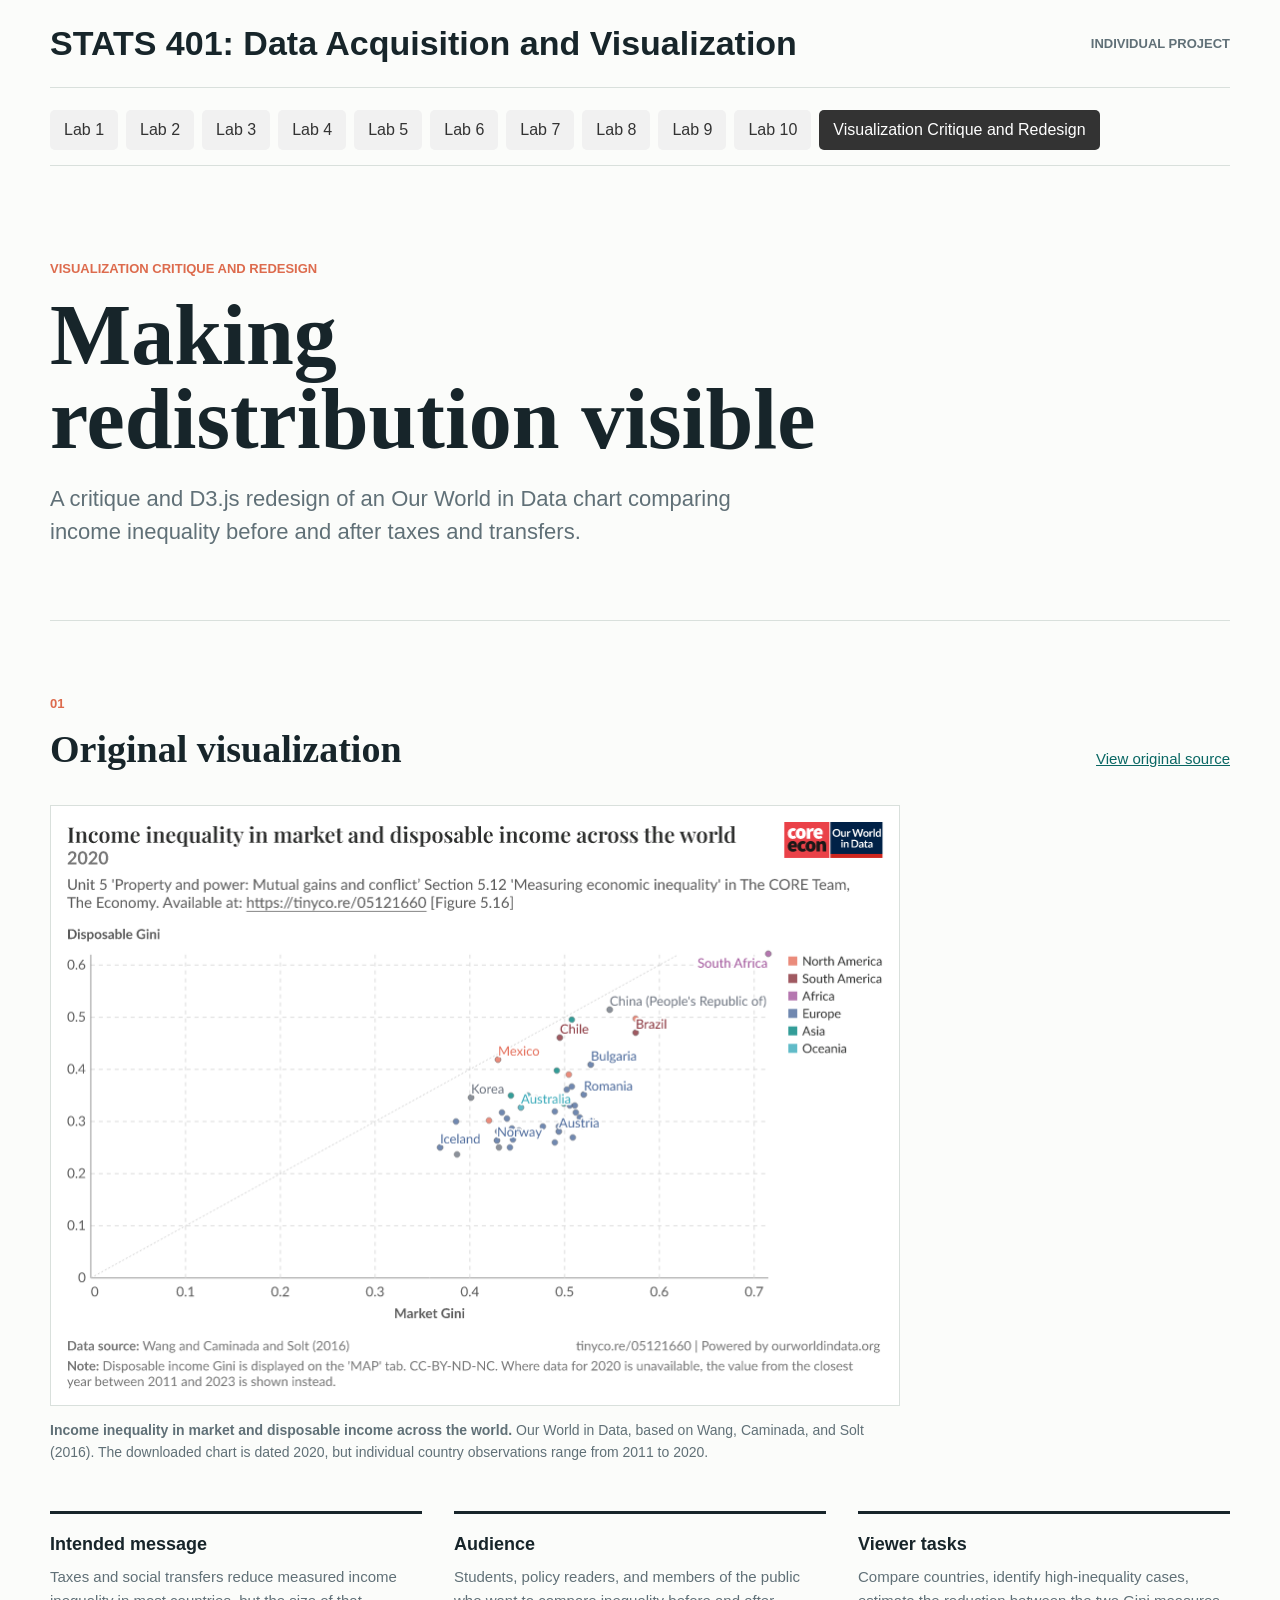
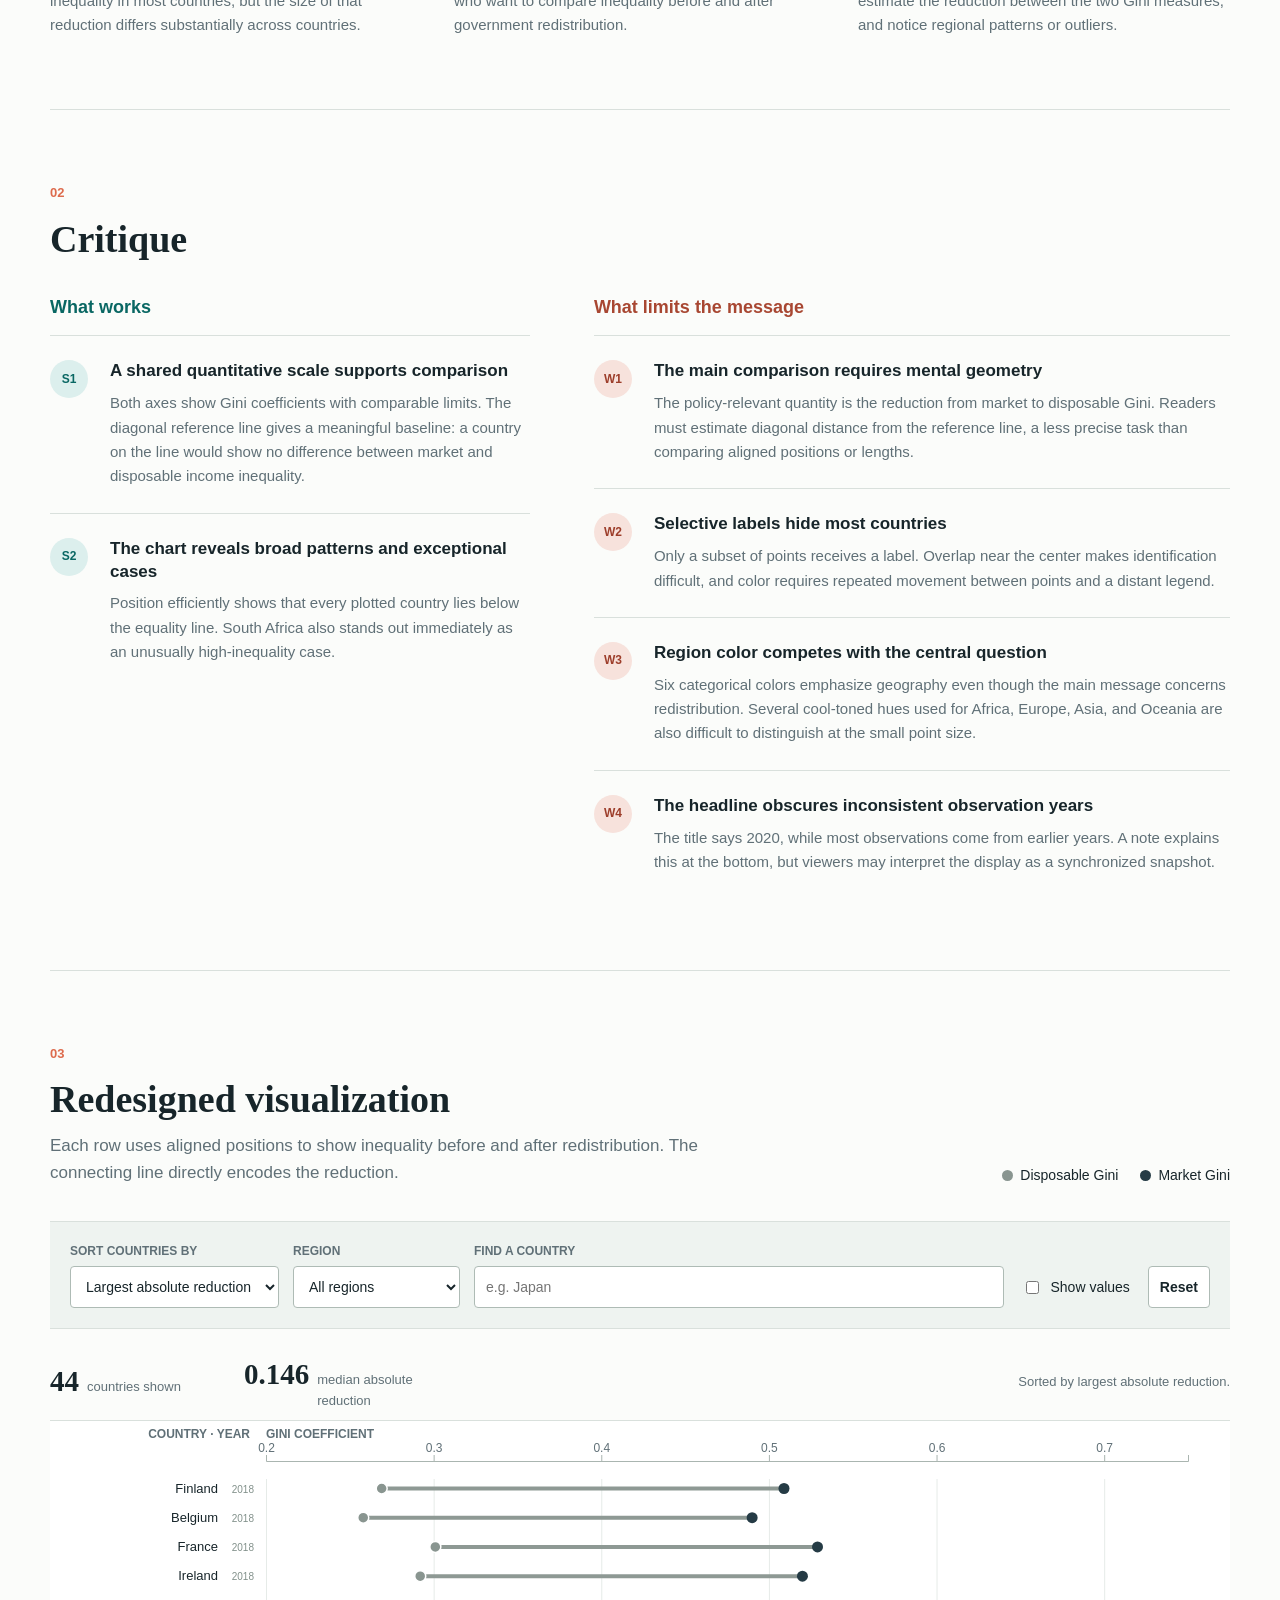
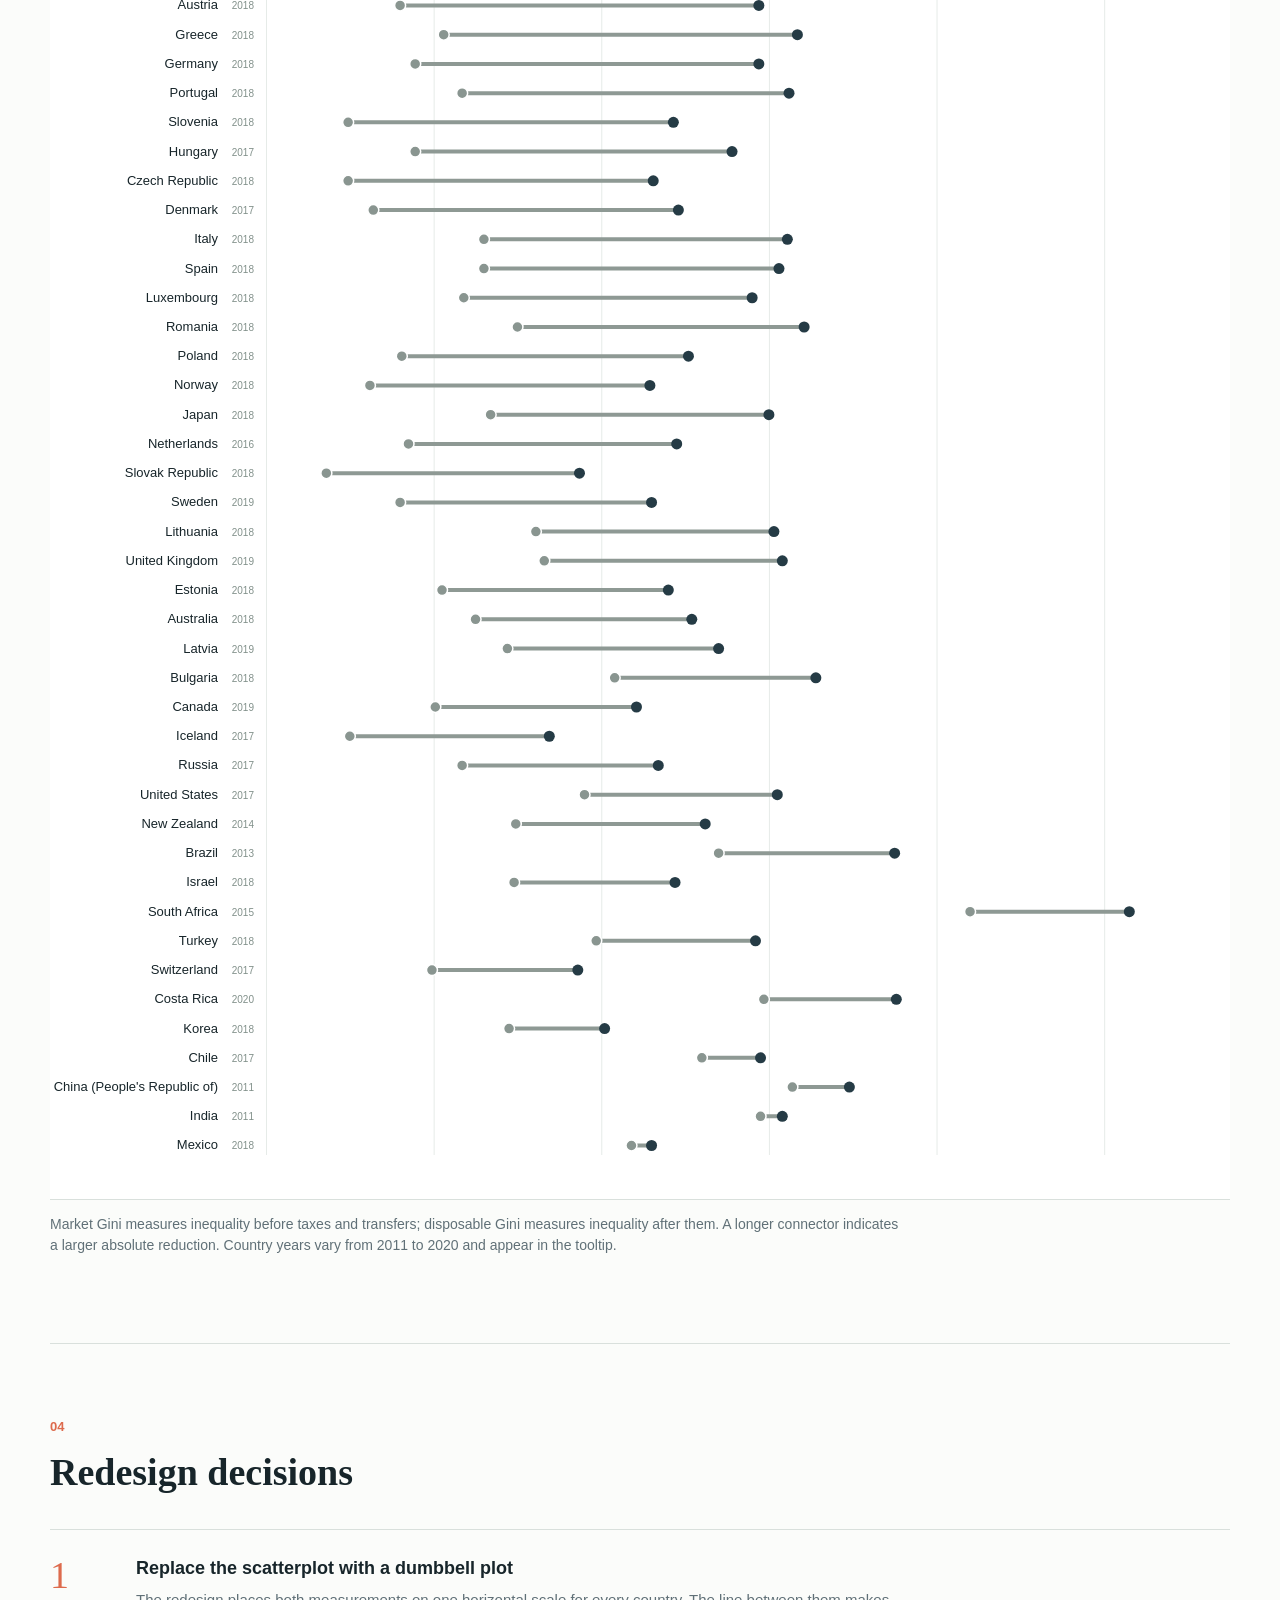
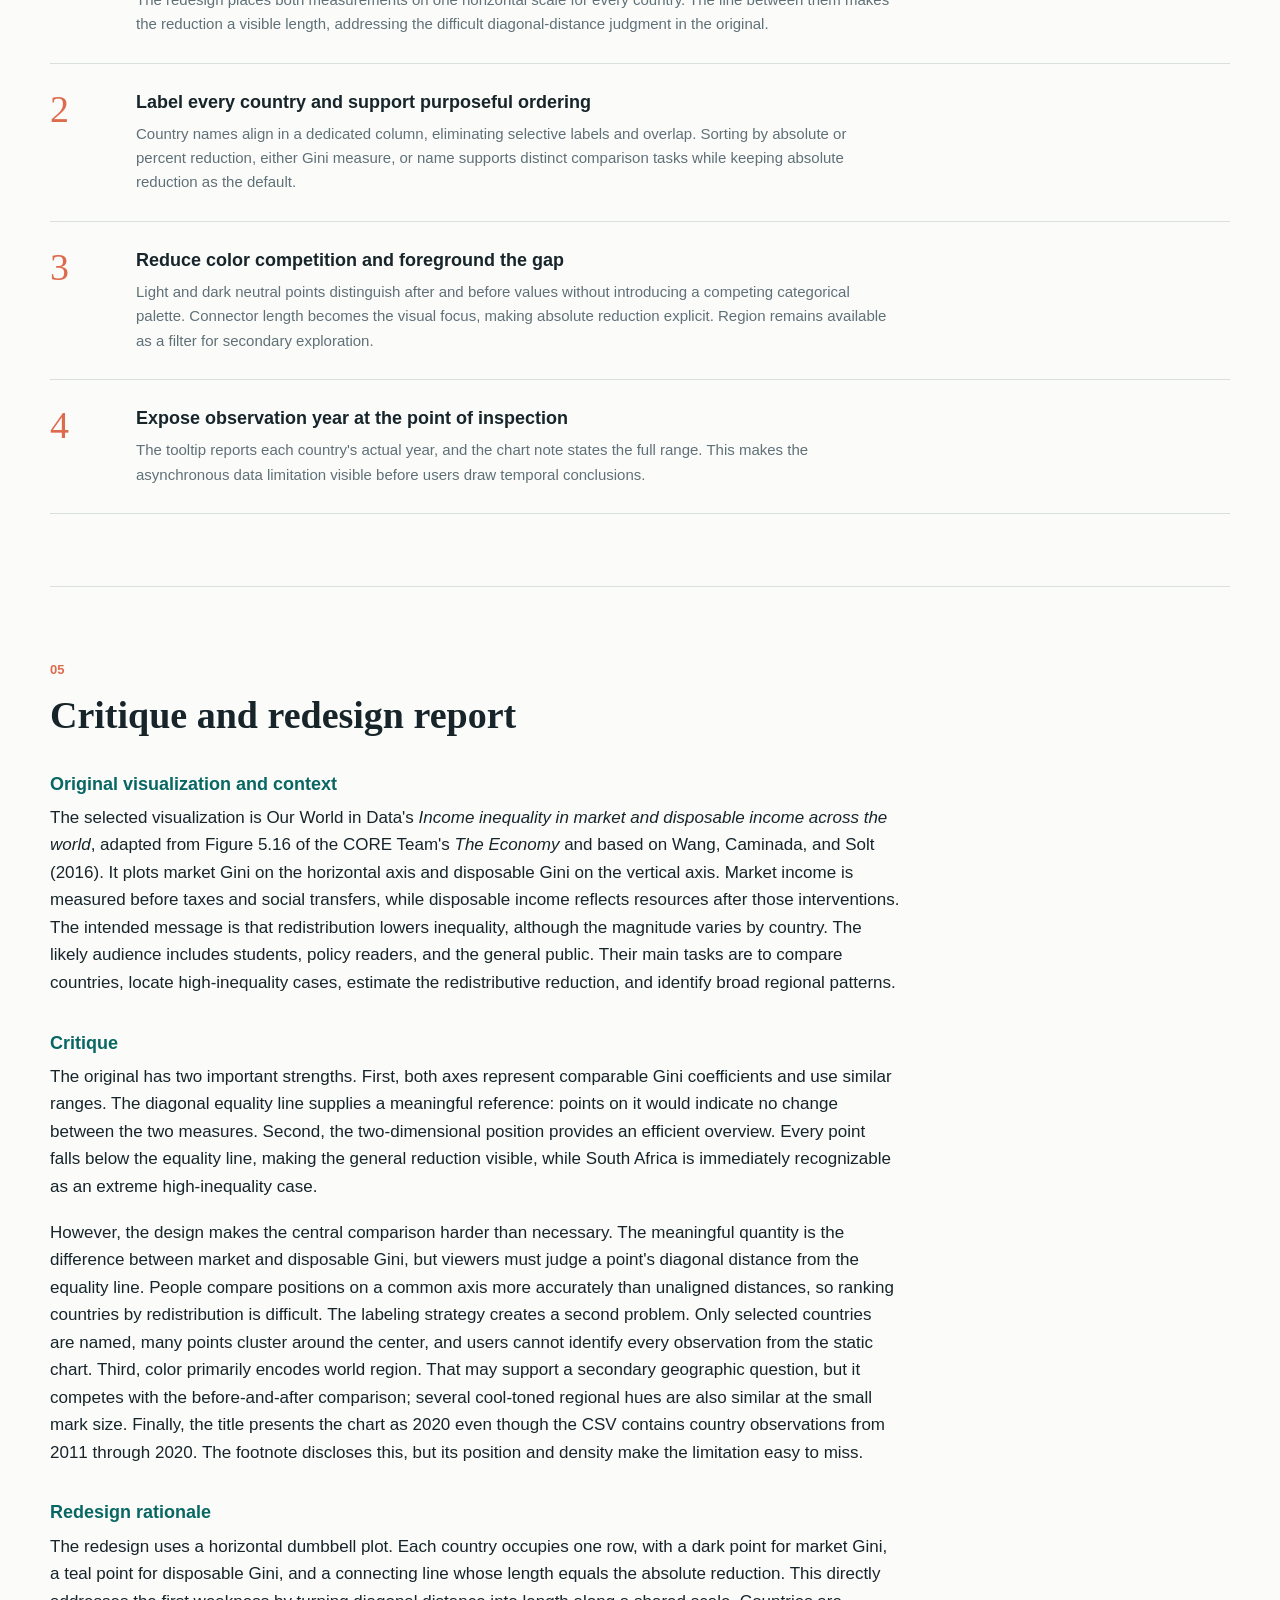
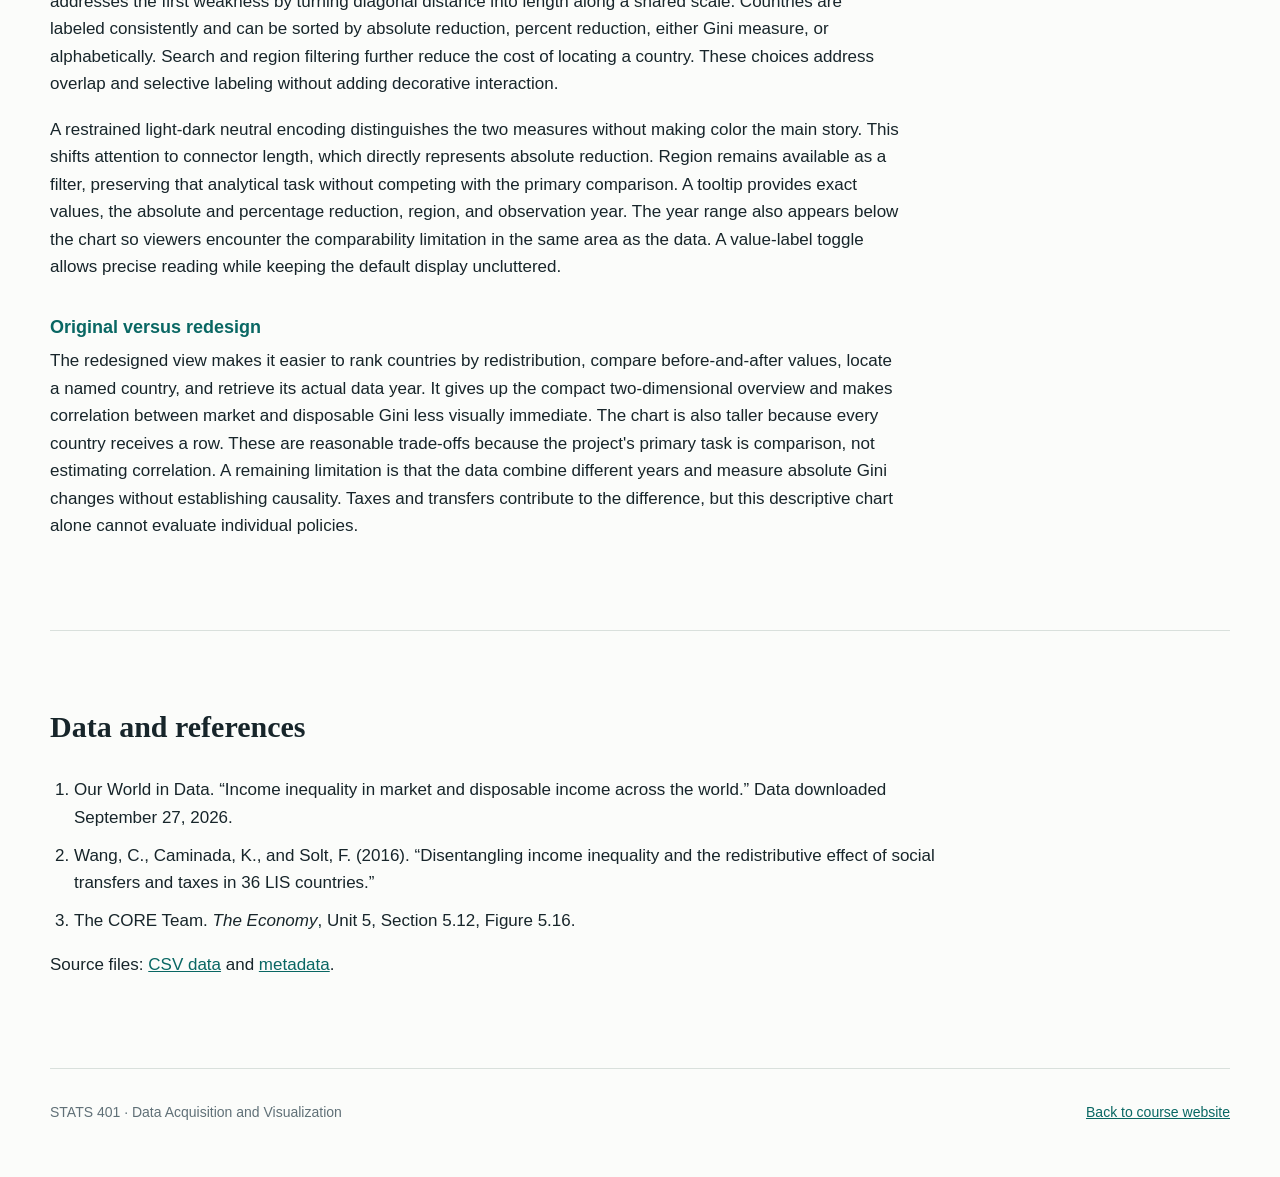
<file: visualization-critique-redesign/index.html>
<!DOCTYPE html>
<html lang="en">

<head>
    <meta charset="UTF-8">
    <meta name="viewport" content="width=device-width, initial-scale=1.0">
    <title>Visualization Critique and Redesign</title>
    <link rel="icon" href="data:,">
    <link rel="stylesheet" href="style.css">
</head>

<body>
    <header class="site-header">
        <a class="course-link" href="../index.html">STATS 401: Data Acquisition and Visualization</a>
        <span class="project-label">Individual Project</span>
    </header>

    <nav class="lab-nav" aria-label="Course website navigation">
        <a href="../lab1/index.html">Lab 1</a>
        <a href="../lab2/index.html">Lab 2</a>
        <a href="../lab3/index.html">Lab 3</a>
        <a href="../lab4/index.html">Lab 4</a>
        <a href="../lab5/index.html">Lab 5</a>
        <a href="../lab6/index.html">Lab 6</a>
        <a href="../lab7/index.html">Lab 7</a>
        <a href="../lab8/index.html">Lab 8</a>
        <a href="../lab9/index.html">Lab 9</a>
        <a href="../lab10/index.html">Lab 10</a>
        <a class="active" href="index.html">Visualization Critique and Redesign</a>
    </nav>

    <main>
        <section class="intro">
            <p class="eyebrow">Visualization Critique and Redesign</p>
            <h1>Making redistribution visible</h1>
            <p class="lede">
                A critique and D3.js redesign of an Our World in Data chart comparing
                income inequality before and after taxes and transfers.
            </p>
        </section>

        <section aria-labelledby="original-heading">
            <div class="section-heading">
                <div>
                    <p class="section-number">01</p>
                    <h2 id="original-heading">Original visualization</h2>
                </div>
                <a class="source-link"
                    href="https://ourworldindata.org/grapher/income-inequality-in-market-and-disposable-income-across-the-world"
                    target="_blank" rel="noopener noreferrer">
                    View original source
                </a>
            </div>

            <figure class="original-figure">
                <img src="assets/original_visualization.png"
                    alt="Original scatterplot from Our World in Data comparing market Gini on the horizontal axis with disposable Gini on the vertical axis for countries around the world.">
                <figcaption>
                    <strong>Income inequality in market and disposable income across the world.</strong>
                    Our World in Data, based on Wang, Caminada, and Solt (2016). The downloaded
                    chart is dated 2020, but individual country observations range from 2011 to 2020.
                </figcaption>
            </figure>

            <div class="context-grid">
                <article>
                    <h3>Intended message</h3>
                    <p>
                        Taxes and social transfers reduce measured income inequality in most countries,
                        but the size of that reduction differs substantially across countries.
                    </p>
                </article>
                <article>
                    <h3>Audience</h3>
                    <p>
                        Students, policy readers, and members of the public who want to compare inequality
                        before and after government redistribution.
                    </p>
                </article>
                <article>
                    <h3>Viewer tasks</h3>
                    <p>
                        Compare countries, identify high-inequality cases, estimate the reduction between
                        the two Gini measures, and notice regional patterns or outliers.
                    </p>
                </article>
            </div>
        </section>

        <section aria-labelledby="critique-heading">
            <div class="section-heading">
                <div>
                    <p class="section-number">02</p>
                    <h2 id="critique-heading">Critique</h2>
                </div>
            </div>

            <div class="critique-columns">
                <div>
                    <h3 class="strength-heading">What works</h3>
                    <article class="finding strength">
                        <span class="finding-index">S1</span>
                        <div>
                            <h4>A shared quantitative scale supports comparison</h4>
                            <p>
                                Both axes show Gini coefficients with comparable limits. The diagonal reference
                                line gives a meaningful baseline: a country on the line would show no difference
                                between market and disposable income inequality.
                            </p>
                        </div>
                    </article>
                    <article class="finding strength">
                        <span class="finding-index">S2</span>
                        <div>
                            <h4>The chart reveals broad patterns and exceptional cases</h4>
                            <p>
                                Position efficiently shows that every plotted country lies below the equality
                                line. South Africa also stands out immediately as an unusually high-inequality case.
                            </p>
                        </div>
                    </article>
                </div>

                <div>
                    <h3 class="weakness-heading">What limits the message</h3>
                    <article class="finding weakness">
                        <span class="finding-index">W1</span>
                        <div>
                            <h4>The main comparison requires mental geometry</h4>
                            <p>
                                The policy-relevant quantity is the reduction from market to disposable Gini.
                                Readers must estimate diagonal distance from the reference line, a less precise task
                                than comparing aligned positions or lengths.
                            </p>
                        </div>
                    </article>
                    <article class="finding weakness">
                        <span class="finding-index">W2</span>
                        <div>
                            <h4>Selective labels hide most countries</h4>
                            <p>
                                Only a subset of points receives a label. Overlap near the center makes identification
                                difficult, and color requires repeated movement between points and a distant legend.
                            </p>
                        </div>
                    </article>
                    <article class="finding weakness">
                        <span class="finding-index">W3</span>
                        <div>
                            <h4>Region color competes with the central question</h4>
                            <p>
                                Six categorical colors emphasize geography even though the main message concerns
                                redistribution. Several cool-toned hues used for Africa, Europe, Asia, and Oceania
                                are also difficult to distinguish at the small point size.
                            </p>
                        </div>
                    </article>
                    <article class="finding weakness">
                        <span class="finding-index">W4</span>
                        <div>
                            <h4>The headline obscures inconsistent observation years</h4>
                            <p>
                                The title says 2020, while most observations come from earlier years. A note explains
                                this at the bottom, but viewers may interpret the display as a synchronized snapshot.
                            </p>
                        </div>
                    </article>
                </div>
            </div>
        </section>

        <section aria-labelledby="redesign-heading">
            <div class="section-heading redesign-heading">
                <div>
                    <p class="section-number">03</p>
                    <h2 id="redesign-heading">Redesigned visualization</h2>
                    <p class="section-deck">
                        Each row uses aligned positions to show inequality before and after redistribution.
                        The connecting line directly encodes the reduction.
                    </p>
                </div>
                <div class="metric-legend" aria-label="Chart legend">
                    <span><i class="legend-dot disposable"></i>Disposable Gini</span>
                    <span><i class="legend-dot market"></i>Market Gini</span>
                </div>
            </div>

            <div class="controls" aria-label="Visualization controls">
                <label>
                    <span>Sort countries by</span>
                    <select id="sort-select">
                        <option value="reduction">Largest absolute reduction</option>
                        <option value="percentReduction">Largest percent reduction</option>
                        <option value="disposable">Highest disposable Gini</option>
                        <option value="market">Highest market Gini</option>
                        <option value="country">Country name</option>
                    </select>
                </label>

                <label>
                    <span>Region</span>
                    <select id="region-select">
                        <option value="all">All regions</option>
                    </select>
                </label>

                <label class="search-label">
                    <span>Find a country</span>
                    <input id="country-search" type="search" placeholder="e.g. Japan">
                </label>

                <label class="toggle-label">
                    <input id="label-toggle" type="checkbox">
                    <span>Show values</span>
                </label>

                <button id="reset-button" type="button">Reset</button>
            </div>

            <div class="summary-strip" aria-live="polite">
                <div>
                    <span id="country-count" class="summary-value">44</span>
                    <span class="summary-label">countries shown</span>
                </div>
                <div>
                    <span id="median-reduction" class="summary-value">0.16</span>
                    <span class="summary-label">median absolute reduction</span>
                </div>
                <p id="chart-status">Sorted by largest reduction.</p>
            </div>

            <div id="chart" class="chart-container"></div>
            <div id="tooltip" class="tooltip" role="tooltip"></div>

            <p class="chart-note">
                Market Gini measures inequality before taxes and transfers; disposable Gini measures
                inequality after them. A longer connector indicates a larger absolute reduction.
                Country years vary from 2011 to 2020 and appear in the tooltip.
            </p>
        </section>

        <section aria-labelledby="decisions-heading">
            <div class="section-heading">
                <div>
                    <p class="section-number">04</p>
                    <h2 id="decisions-heading">Redesign decisions</h2>
                </div>
            </div>

            <div class="decision-list">
                <article>
                    <span>1</span>
                    <div>
                        <h3>Replace the scatterplot with a dumbbell plot</h3>
                        <p>
                            The redesign places both measurements on one horizontal scale for every country.
                            The line between them makes the reduction a visible length, addressing the difficult
                            diagonal-distance judgment in the original.
                        </p>
                    </div>
                </article>
                <article>
                    <span>2</span>
                    <div>
                        <h3>Label every country and support purposeful ordering</h3>
                        <p>
                            Country names align in a dedicated column, eliminating selective labels and overlap.
                            Sorting by absolute or percent reduction, either Gini measure, or name supports distinct
                            comparison tasks while keeping absolute reduction as the default.
                        </p>
                    </div>
                </article>
                <article>
                    <span>3</span>
                    <div>
                        <h3>Reduce color competition and foreground the gap</h3>
                        <p>
                            Light and dark neutral points distinguish after and before values without introducing a
                            competing categorical palette. Connector length becomes the visual focus, making absolute
                            reduction explicit. Region remains available as a filter for secondary exploration.
                        </p>
                    </div>
                </article>
                <article>
                    <span>4</span>
                    <div>
                        <h3>Expose observation year at the point of inspection</h3>
                        <p>
                            The tooltip reports each country's actual year, and the chart note states the full range.
                            This makes the asynchronous data limitation visible before users draw temporal conclusions.
                        </p>
                    </div>
                </article>
            </div>
        </section>

        <section class="report" aria-labelledby="report-heading">
            <div class="section-heading">
                <div>
                    <p class="section-number">05</p>
                    <h2 id="report-heading">Critique and redesign report</h2>
                </div>
            </div>

            <article class="report-copy">
                <h3>Original visualization and context</h3>
                <p>
                    The selected visualization is Our World in Data's <em>Income inequality in market and
                    disposable income across the world</em>, adapted from Figure 5.16 of the CORE Team's
                    <em>The Economy</em> and based on Wang, Caminada, and Solt (2016). It plots market Gini on
                    the horizontal axis and disposable Gini on the vertical axis. Market income is measured before
                    taxes and social transfers, while disposable income reflects resources after those interventions.
                    The intended message is that redistribution lowers inequality, although the magnitude varies by
                    country. The likely audience includes students, policy readers, and the general public. Their main
                    tasks are to compare countries, locate high-inequality cases, estimate the redistributive reduction,
                    and identify broad regional patterns.
                </p>

                <h3>Critique</h3>
                <p>
                    The original has two important strengths. First, both axes represent comparable Gini coefficients
                    and use similar ranges. The diagonal equality line supplies a meaningful reference: points on it
                    would indicate no change between the two measures. Second, the two-dimensional position provides
                    an efficient overview. Every point falls below the equality line, making the general reduction
                    visible, while South Africa is immediately recognizable as an extreme high-inequality case.
                </p>
                <p>
                    However, the design makes the central comparison harder than necessary. The meaningful quantity is
                    the difference between market and disposable Gini, but viewers must judge a point's diagonal distance
                    from the equality line. People compare positions on a common axis more accurately than unaligned
                    distances, so ranking countries by redistribution is difficult. The labeling strategy creates a
                    second problem. Only selected countries are named, many points cluster around the center, and users
                    cannot identify every observation from the static chart. Third, color primarily encodes world region.
                    That may support a secondary geographic question, but it competes with the before-and-after comparison;
                    several cool-toned regional hues are also similar at the small mark size. Finally, the title presents
                    the chart as 2020 even
                    though the CSV contains country observations from 2011 through 2020. The footnote discloses this, but
                    its position and density make the limitation easy to miss.
                </p>

                <h3>Redesign rationale</h3>
                <p>
                    The redesign uses a horizontal dumbbell plot. Each country occupies one row, with a dark point for
                    market Gini, a teal point for disposable Gini, and a connecting line whose length equals the absolute
                    reduction. This directly addresses the first weakness by turning diagonal distance into length along
                    a shared scale. Countries are labeled consistently and can be sorted by absolute reduction, percent
                    reduction, either Gini measure, or alphabetically. Search and region filtering further reduce the cost
                    of locating a country. These
                    choices address overlap and selective labeling without adding decorative interaction.
                </p>
                <p>
                    A restrained light-dark neutral encoding distinguishes the two measures without making color the main
                    story. This shifts attention to connector length, which directly represents absolute reduction. Region
                    remains available as a filter, preserving that analytical task without competing with the primary
                    comparison. A tooltip
                    provides exact values, the absolute and percentage reduction, region, and observation year. The year
                    range also appears below the chart so viewers encounter the comparability limitation in the same area
                    as the data. A value-label toggle allows precise reading while keeping the default display uncluttered.
                </p>

                <h3>Original versus redesign</h3>
                <p>
                    The redesigned view makes it easier to rank countries by redistribution, compare before-and-after
                    values, locate a named country, and retrieve its actual data year. It gives up the compact two-dimensional
                    overview and makes correlation between market and disposable Gini less visually immediate. The chart is
                    also taller because every country receives a row. These are reasonable trade-offs because the project's
                    primary task is comparison, not estimating correlation. A remaining limitation is that the data combine
                    different years and measure absolute Gini changes without establishing causality. Taxes and transfers
                    contribute to the difference, but this descriptive chart alone cannot evaluate individual policies.
                </p>
            </article>
        </section>

        <section class="references" aria-labelledby="references-heading">
            <h2 id="references-heading">Data and references</h2>
            <ol>
                <li>
                    Our World in Data. “Income inequality in market and disposable income across the world.”
                    Data downloaded September 27, 2026.
                </li>
                <li>
                    Wang, C., Caminada, K., and Solt, F. (2016). “Disentangling income inequality and the
                    redistributive effect of social transfers and taxes in 36 LIS countries.”
                </li>
                <li>
                    The CORE Team. <em>The Economy</em>, Unit 5, Section 5.12, Figure 5.16.
                </li>
            </ol>
            <p>
                Source files: <a href="data/owid_income_inequality.csv">CSV data</a> and
                <a href="data/owid_income_inequality.metadata.json">metadata</a>.
            </p>
        </section>
    </main>

    <footer>
        <span>STATS 401 · Data Acquisition and Visualization</span>
        <a href="../index.html">Back to course website</a>
    </footer>

    <script src="vendor/d3.v7.min.js"></script>
    <script src="redesign.js"></script>
</body>

</html>
</file>
<file: visualization-critique-redesign/style.css>
:root {
    --ink: #17252a;
    --muted: #607077;
    --paper: #fbfcfa;
    --white: #ffffff;
    --rule: #d9e0dc;
    --soft: #eef3f0;
    --teal: #138a86;
    --teal-dark: #096763;
    --coral: #dd6b4d;
    --market: #253b45;
    --disposable: #899590;
    --gold: #c89432;
    --max-width: 1180px;
}

* {
    box-sizing: border-box;
}

html {
    scroll-behavior: smooth;
}

body {
    margin: 0;
    background: var(--paper);
    color: var(--ink);
    font-family: Arial, Helvetica, sans-serif;
    font-size: 17px;
    line-height: 1.62;
}

a {
    color: var(--teal-dark);
}

.site-header,
main,
footer {
    width: min(calc(100% - 40px), var(--max-width));
    margin-inline: auto;
}

.site-header {
    display: flex;
    justify-content: space-between;
    align-items: center;
    min-height: 88px;
    border-bottom: 1px solid var(--rule);
    color: var(--muted);
    letter-spacing: 0;
}

.course-link {
    color: var(--ink);
    font-size: clamp(24px, 3.2vw, 34px);
    font-weight: 700;
    line-height: 1.15;
    text-decoration: none;
}

.project-label {
    flex: 0 0 auto;
    color: var(--muted);
    font-size: 13px;
    font-weight: 700;
    text-transform: uppercase;
}

.lab-nav {
    display: flex;
    flex-wrap: wrap;
    gap: 8px;
    width: min(calc(100% - 40px), var(--max-width));
    margin: 22px auto 0;
    padding-bottom: 15px;
    border-bottom: 1px solid var(--rule);
}

.lab-nav a {
    padding: 8px 14px;
    border-radius: 5px;
    background: #f1f1f1;
    color: #333333;
    font-size: 16px;
    line-height: 1.5;
    text-decoration: none;
}

.lab-nav a:hover,
.lab-nav a.active {
    background: #333333;
    color: var(--white);
}

main > section {
    padding: 72px 0;
    border-bottom: 1px solid var(--rule);
}

.intro {
    min-height: 430px;
    display: flex;
    flex-direction: column;
    justify-content: center;
    padding-top: 92px;
}

.eyebrow,
.section-number {
    margin: 0 0 14px;
    color: var(--coral);
    font-size: 13px;
    font-weight: 700;
    text-transform: uppercase;
}

h1,
h2,
h3,
h4,
p {
    margin-top: 0;
}

h1 {
    max-width: 800px;
    margin-bottom: 20px;
    font-family: Georgia, "Times New Roman", serif;
    font-size: clamp(48px, 8vw, 86px);
    line-height: 0.98;
    font-weight: 600;
}

.lede {
    max-width: 720px;
    margin: 0;
    color: var(--muted);
    font-size: 22px;
    line-height: 1.5;
}

.section-heading {
    display: flex;
    align-items: flex-end;
    justify-content: space-between;
    gap: 28px;
    margin-bottom: 34px;
}

.section-heading h2 {
    margin: 0;
    font-family: Georgia, "Times New Roman", serif;
    font-size: 38px;
    line-height: 1.15;
    font-weight: 600;
}

.source-link {
    white-space: nowrap;
    font-size: 15px;
}

.original-figure {
    margin: 0;
}

.original-figure img {
    display: block;
    width: min(100%, 850px);
    height: auto;
    border: 1px solid var(--rule);
    background: var(--white);
}

figcaption,
.chart-note {
    max-width: 850px;
    margin-top: 14px;
    color: var(--muted);
    font-size: 14px;
    line-height: 1.55;
}

.context-grid {
    display: grid;
    grid-template-columns: repeat(3, 1fr);
    gap: 32px;
    margin-top: 48px;
}

.context-grid article {
    padding-top: 18px;
    border-top: 3px solid var(--ink);
}

.context-grid h3,
.critique-columns h3,
.decision-list h3,
.report-copy h3 {
    margin-bottom: 8px;
    font-size: 18px;
    line-height: 1.35;
}

.context-grid p,
.finding p,
.decision-list p {
    margin-bottom: 0;
    color: var(--muted);
    font-size: 15px;
}

.critique-columns {
    display: grid;
    grid-template-columns: 0.86fr 1.14fr;
    gap: 64px;
}

.strength-heading {
    color: var(--teal-dark);
}

.weakness-heading {
    color: #a84732;
}

.finding {
    display: grid;
    grid-template-columns: 44px 1fr;
    gap: 16px;
    padding: 24px 0;
    border-top: 1px solid var(--rule);
}

.finding:first-of-type {
    margin-top: 16px;
}

.finding-index {
    display: inline-flex;
    align-items: center;
    justify-content: center;
    width: 38px;
    height: 38px;
    border-radius: 50%;
    font-size: 12px;
    font-weight: 700;
}

.strength .finding-index {
    background: #dcefed;
    color: var(--teal-dark);
}

.weakness .finding-index {
    background: #f7e2dc;
    color: #9d3e2b;
}

.finding h4 {
    margin-bottom: 8px;
    font-size: 17px;
    line-height: 1.35;
}

.redesign-heading {
    align-items: end;
}

.section-deck {
    max-width: 690px;
    margin: 10px 0 0;
    color: var(--muted);
}

.metric-legend {
    display: flex;
    flex-wrap: wrap;
    justify-content: flex-end;
    gap: 14px 22px;
    font-size: 14px;
}

.metric-legend span {
    display: inline-flex;
    align-items: center;
    gap: 7px;
    white-space: nowrap;
}

.legend-dot {
    display: inline-block;
    width: 11px;
    height: 11px;
    border-radius: 50%;
}

.legend-dot.disposable {
    background: var(--disposable);
}

.legend-dot.market {
    background: var(--market);
}

.controls {
    display: flex;
    flex-wrap: wrap;
    align-items: end;
    gap: 14px;
    padding: 20px;
    background: var(--soft);
    border-top: 1px solid var(--rule);
    border-bottom: 1px solid var(--rule);
}

.controls label {
    display: grid;
    gap: 5px;
}

.controls label > span:first-child {
    color: var(--muted);
    font-size: 12px;
    font-weight: 700;
    text-transform: uppercase;
}

.controls select,
.controls input[type="search"],
.controls button {
    min-height: 42px;
    padding: 8px 11px;
    border: 1px solid #aebbb5;
    border-radius: 4px;
    background: var(--white);
    color: var(--ink);
    font: inherit;
    font-size: 14px;
}

.controls select:focus,
.controls input:focus,
.controls button:focus {
    outline: 3px solid rgba(19, 138, 134, 0.22);
    outline-offset: 1px;
}

.search-label {
    flex: 1 1 210px;
}

.toggle-label {
    display: flex !important;
    flex-direction: row;
    align-items: center;
    min-height: 42px;
    padding: 8px 4px;
    gap: 8px !important;
}

.toggle-label span {
    color: var(--ink) !important;
    font-size: 14px !important;
    font-weight: 400 !important;
    text-transform: none !important;
}

#reset-button {
    cursor: pointer;
    font-weight: 700;
}

#reset-button:hover {
    background: var(--ink);
    color: var(--white);
}

.summary-strip {
    display: grid;
    grid-template-columns: 170px 220px 1fr;
    align-items: center;
    gap: 24px;
    padding: 22px 0 8px;
}

.summary-strip > div {
    display: flex;
    align-items: baseline;
    gap: 8px;
}

.summary-value {
    font-family: Georgia, "Times New Roman", serif;
    font-size: 29px;
    font-weight: 700;
}

.summary-label,
#chart-status {
    color: var(--muted);
    font-size: 13px;
}

#chart-status {
    margin: 0;
    text-align: right;
}

.chart-container {
    width: 100%;
    overflow-x: auto;
    border-top: 1px solid var(--rule);
    border-bottom: 1px solid var(--rule);
    background: var(--white);
}

.chart-container svg {
    display: block;
    min-width: 760px;
}

.axis text {
    fill: var(--muted);
    font-size: 12px;
}

.axis path,
.axis line {
    stroke: #aab5b0;
}

.grid line {
    stroke: #e6ebe8;
}

.grid path {
    display: none;
}

.country-label {
    fill: var(--ink);
    font-size: 13px;
}

.year-label {
    fill: #81908a;
    font-size: 10px;
}

.connector {
    stroke: #8e9994;
    stroke-width: 4px;
    stroke-linecap: round;
}

.country-row:hover .connector,
.country-row:focus .connector {
    stroke: var(--gold);
    stroke-width: 6px;
}

.country-row:focus {
    outline: none;
}

.dot-market {
    fill: var(--market);
}

.dot-disposable {
    fill: var(--disposable);
    stroke: var(--white);
    stroke-width: 1.5px;
}

.value-label {
    fill: var(--muted);
    font-size: 11px;
}

.tooltip {
    position: absolute;
    z-index: 10;
    width: 250px;
    padding: 12px 14px;
    border: 1px solid #a8b5af;
    border-radius: 4px;
    background: rgba(255, 255, 255, 0.98);
    box-shadow: 0 8px 28px rgba(23, 37, 42, 0.13);
    pointer-events: none;
    opacity: 0;
    font-size: 13px;
    line-height: 1.45;
}

.tooltip strong {
    display: block;
    margin-bottom: 5px;
    color: var(--ink);
    font-size: 15px;
}

.tooltip dl {
    display: grid;
    grid-template-columns: 1fr auto;
    gap: 2px 14px;
    margin: 0;
}

.tooltip dt {
    color: var(--muted);
}

.tooltip dd {
    margin: 0;
    font-weight: 700;
}

.decision-list {
    border-top: 1px solid var(--rule);
}

.decision-list article {
    display: grid;
    grid-template-columns: 64px minmax(0, 760px);
    gap: 22px;
    padding: 26px 0;
    border-bottom: 1px solid var(--rule);
}

.decision-list article > span {
    font-family: Georgia, "Times New Roman", serif;
    color: var(--coral);
    font-size: 38px;
    line-height: 1;
}

.report-copy {
    max-width: 850px;
}

.report-copy h3 {
    margin-top: 34px;
    color: var(--teal-dark);
}

.report-copy p {
    margin-bottom: 18px;
}

.references h2 {
    font-family: Georgia, "Times New Roman", serif;
    font-size: 30px;
}

.references ol {
    max-width: 900px;
    padding-left: 24px;
}

.references li {
    margin-bottom: 10px;
}

footer {
    display: flex;
    justify-content: space-between;
    gap: 24px;
    padding: 32px 0 54px;
    color: var(--muted);
    font-size: 14px;
}

@media (max-width: 820px) {
    body {
        font-size: 16px;
    }

    main > section {
        padding: 52px 0;
    }

    .intro {
        min-height: 360px;
    }

    .section-heading,
    .redesign-heading {
        align-items: flex-start;
        flex-direction: column;
    }

    .context-grid,
    .critique-columns {
        grid-template-columns: 1fr;
    }

    .critique-columns {
        gap: 42px;
    }

    .metric-legend {
        justify-content: flex-start;
    }

    .summary-strip {
        grid-template-columns: 1fr 1fr;
    }

    #chart-status {
        grid-column: 1 / -1;
        text-align: left;
    }
}

@media (max-width: 520px) {
    .site-header,
    .lab-nav,
    main,
    footer {
        width: min(calc(100% - 28px), var(--max-width));
    }

    h1 {
        font-size: 48px;
    }

    .site-header {
        align-items: flex-start;
        flex-direction: column;
        gap: 8px;
        padding: 18px 0;
    }

    .course-link {
        font-size: 24px;
    }

    .lede {
        font-size: 19px;
    }

    .section-heading h2 {
        font-size: 32px;
    }

    .controls > * {
        width: 100%;
    }

    .toggle-label {
        width: auto;
    }

    .summary-strip {
        grid-template-columns: 1fr;
    }

    .decision-list article {
        grid-template-columns: 42px 1fr;
    }

    footer {
        flex-direction: column;
    }
}

@media (prefers-reduced-motion: reduce) {
    html {
        scroll-behavior: auto;
    }
}
</file>
